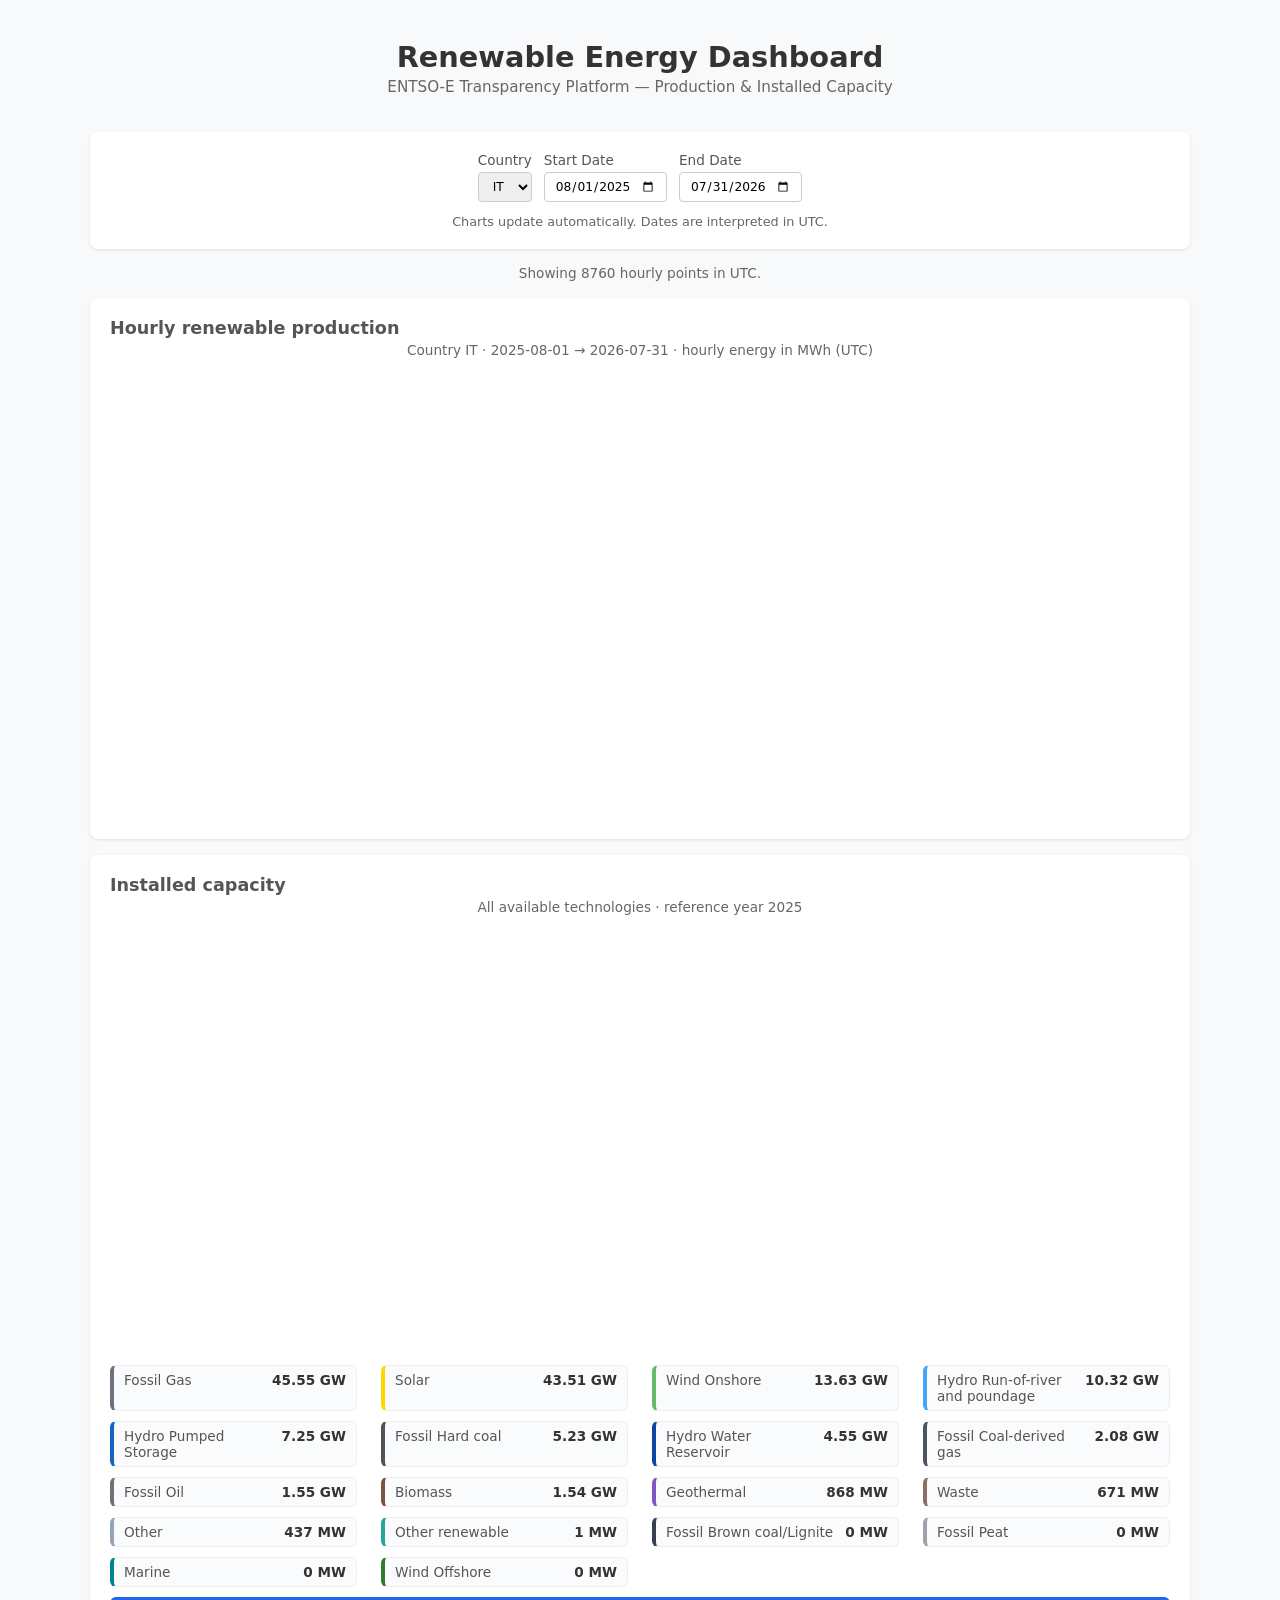
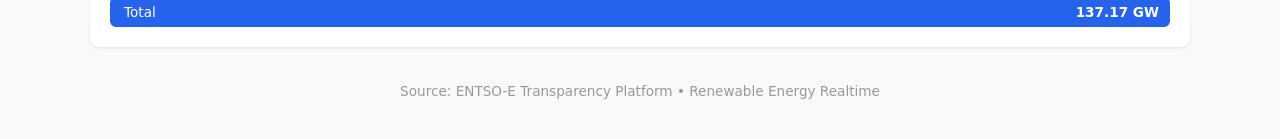
<file: frontend/index.html>
<!DOCTYPE html>
<html lang="en">
<head>
  <meta charset="UTF-8">
  <meta name="viewport" content="width=device-width, initial-scale=1.0">
  <title>Renewable Energy Dashboard</title>
  <link rel="stylesheet" href="css/style.css">
</head>
<body>
  <header>
    <h1>Renewable Energy Dashboard</h1>
    <p>ENTSO-E Transparency Platform — Production &amp; Installed Capacity</p>
  </header>

  <main>
    <section id="controls" class="card">
      <label>
        Country
        <select id="country-select"></select>
      </label>
      <label>
        Start Date
        <input type="date" id="date-start">
      </label>
      <label>
        End Date
        <input type="date" id="date-end">
      </label>
      <p class="controls-help">Charts update automatically. Dates are interpreted in UTC.</p>
    </section>
    <div id="status"></div>

    <section id="chart-area">
      <div class="card chart-card">
        <h2>Hourly renewable production</h2>
        <div id="chart-caption" class="chart-caption"></div>
        <div class="chart-container production-chart-container">
          <canvas id="chart"></canvas>
        </div>
      </div>

      <div class="card chart-card">
        <h2>Installed capacity</h2>
        <div id="capacity-caption" class="chart-caption"></div>
        <div class="chart-container capacity-chart-container">
          <canvas id="capacity-chart"></canvas>
        </div>
        <div id="capacity-grid"></div>
      </div>
    </section>
  </main>

  <footer>
    Source: ENTSO-E Transparency Platform &bull; Renewable Energy Realtime
  </footer>

  <!-- Vendored, so the page needs no network: works by opening index.html -->
  <script src="js/chart.umd.js"></script>
  <script src="js/data.js"></script>
  <script src="js/app.js"></script>
</body>
</html>
</file>
<file: frontend/css/style.css>
*, *::before, *::after { box-sizing: border-box; }

body {
  background: #f8f9fa;
  font-family: system-ui, -apple-system, "Segoe UI", Roboto, Helvetica, Arial, sans-serif;
  margin: 0;
  padding: 20px;
  color: #333;
}

header {
  text-align: center;
  padding: 20px;
  color: #333;
}

header h1 {
  margin: 0;
  font-size: 1.8em;
  font-weight: 600;
}

header p {
  margin: 4px 0 0;
  color: #666;
  font-size: 0.95em;
}

.card {
  background: white;
  border-radius: 8px;
  padding: 20px;
  margin: 16px auto;
  max-width: 1100px;
  box-shadow: 0 1px 3px rgba(0, 0, 0, 0.1);
}

#controls {
  display: flex;
  flex-wrap: wrap;
  gap: 12px;
  align-items: flex-end;
  justify-content: center;
}

#controls label {
  display: flex;
  flex-direction: column;
  gap: 4px;
  font-size: 0.85em;
  font-weight: 500;
  color: #555;
}

#controls select,
#controls input[type="date"] {
  padding: 6px 10px;
  border: 1px solid #ccc;
  border-radius: 4px;
  font-size: 0.9em;
  font-family: inherit;
}

.controls-help {
  flex-basis: 100%;
  margin: 0;
  color: #666;
  font-size: 0.8em;
  text-align: center;
}

#status {
  font-size: 0.85em;
  color: #666;
  min-height: 1.2em;
  text-align: center;
  margin-top: 8px;
}

#status.error { color: #dc2626; }

#chart-area {
  max-width: 1100px;
  margin: 16px auto;
}

.chart-card { max-width: none; }

.chart-card h2 {
  margin: 0 0 4px;
  color: #555;
  font-size: 1.1em;
}

.chart-caption {
  min-height: 1.3em;
  margin-bottom: 10px;
  color: #666;
  font-size: 0.85em;
  text-align: center;
}

.chart-container {
  position: relative;
  width: 100%;
}

.production-chart-container { height: 450px; }

.capacity-chart-container {
  max-width: 600px;
  height: 420px;
  margin: 0 auto 18px;
}

#capacity-grid {
  display: grid;
  grid-template-columns: repeat(auto-fill, minmax(200px, 1fr));
  gap: 10px 24px;
}

.cap-row {
  display: flex;
  justify-content: space-between;
  align-items: baseline;
  gap: 8px;
  font-size: 0.85em;
  padding: 6px 10px;
  border: 1px solid #eee;
  border-left: 4px solid #9ca3af;
  border-radius: 6px;
  background: #fafbfc;
}

.cap-name {
  color: #555;
  font-weight: 500;
}

.cap-value {
  font-variant-numeric: tabular-nums;
  color: #333;
  font-weight: 600;
  white-space: nowrap;
}

.cap-total {
  grid-column: 1 / -1;
  background: #2563eb;
  border-color: #2563eb;
}

.cap-total .cap-name,
.cap-total .cap-value { color: #fff; }

footer {
  text-align: center;
  color: #999;
  font-size: 0.85em;
  padding: 20px;
}

@media (max-width: 640px) {
  body { padding: 10px; }
  .card { padding: 14px; }
  .production-chart-container { height: 360px; }
  .capacity-chart-container { height: 350px; }
}
</file>
